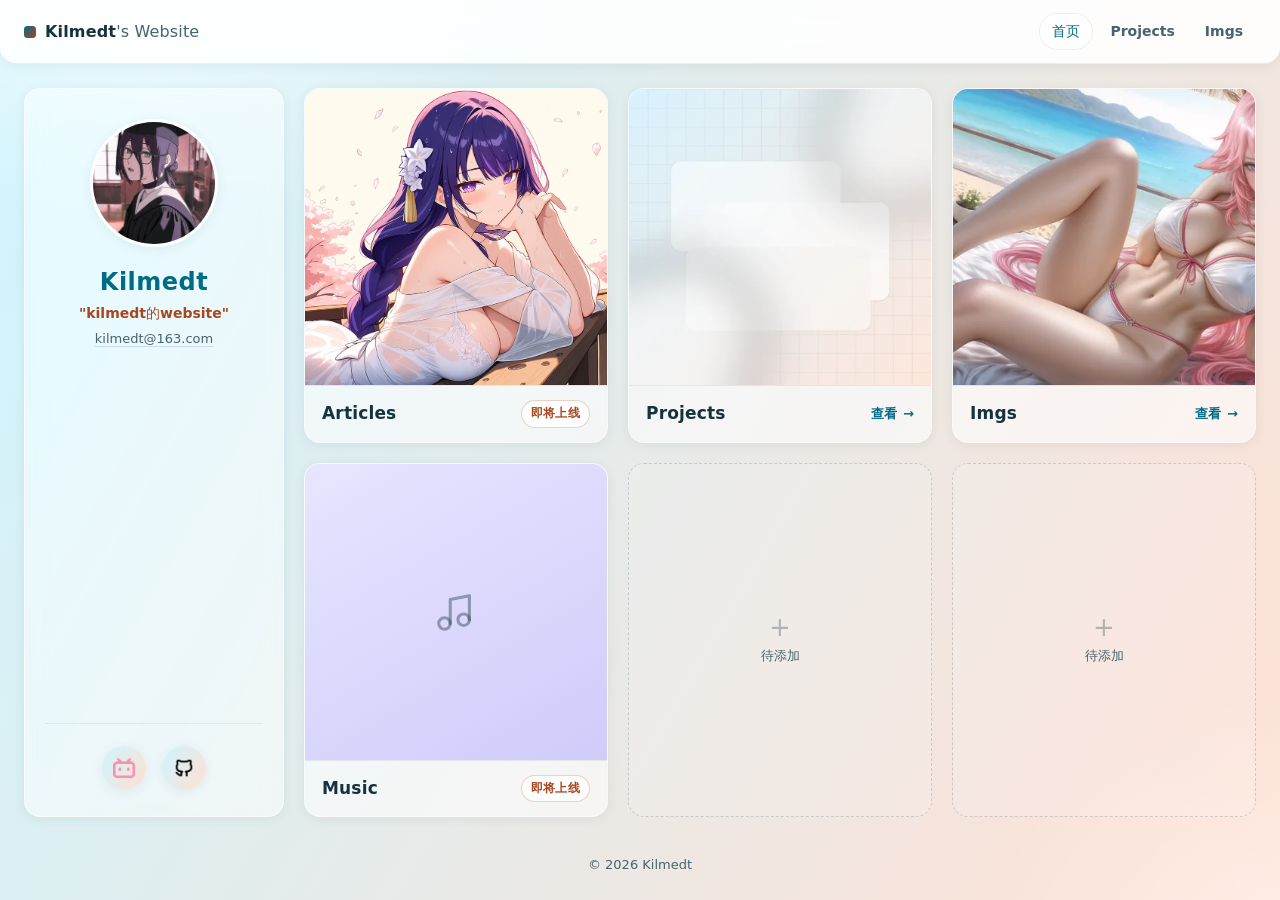
<file: index.html>
<!DOCTYPE html>
<html lang="zh-CN">

<head>
    <meta charset="utf-8">
    <meta name="viewport" content="width=device-width, initial-scale=1">
    <meta name="theme-color" content="#cef5ff">
    <meta name="description" content="Kilmedt 的个人网站：文章、项目、图片与音乐。">
    <title>Kilmedt's Website</title>

    <link rel="icon" href="favicons/favicon.ico" sizes="any">
    <link rel="icon" type="image/png" sizes="16x16" href="favicons/favicon-16x16.png">
    <link rel="icon" type="image/png" sizes="32x32" href="favicons/favicon-32x32.png">
    <link rel="icon" type="image/png" sizes="192x192" href="favicons/android-chrome-192x192.png">
    <link rel="apple-touch-icon" sizes="180x180" href="favicons/apple-touch-icon.png">

    <link rel="stylesheet" href="css/styles.css">
</head>

<body>
    <header class="app-header">
        <a class="brand" href="index.html">
            <span class="brand__mark" aria-hidden="true"></span>
            <span>Kilmedt<span class="brand__suffix">'s Website</span></span>
        </a>
        <nav class="app-nav" aria-label="主导航">
            <a href="index.html" aria-current="page">首页</a>
            <a href="projects/projects.html">Projects</a>
            <a href="gallery/gallery.html">Imgs</a>
        </nav>
    </header>

    <div class="app-body">
        <aside class="profile">
            <picture class="profile__avatar">
                <source srcset="img/avatar-256.webp" type="image/webp">
                <img src="img/avatar-256.png" alt="Kilmedt 的头像" width="256" height="256" decoding="async">
            </picture>

            <div class="profile__intro">
                <h1 class="profile__name">Kilmedt</h1>
                <p class="profile__tagline">"kilmedt的website"</p>
                <p class="profile__email"><a href="mailto:kilmedt@163.com">kilmedt@163.com</a></p>
            </div>

            <nav class="profile__links" aria-label="社交链接">
                <a href="https://space.bilibili.com/87122588" target="_blank" rel="noopener noreferrer">
                    <img src="img/bilibili_icon.png" alt="Bilibili" width="200" height="200">
                </a>
                <a href="https://github.com/Kilmedt" target="_blank" rel="noopener noreferrer">
                    <img src="img/github_icon.png" alt="GitHub" width="200" height="200">
                </a>
            </nav>
        </aside>

        <main class="tiles">
            <article class="tile">
                <div class="tile__cover">
                    <picture>
                        <source srcset="img/articles-800.webp" type="image/webp">
                        <img src="img/articles-800.jpg" alt="" width="800" height="800" loading="lazy"
                            decoding="async">
                    </picture>
                </div>
                <div class="tile__body">
                    <h2 class="tile__title">Articles</h2>
                    <span class="chip">即将上线</span>
                </div>
            </article>

            <a class="tile" href="projects/projects.html">
                <div class="tile__cover">
                    <picture>
                        <source srcset="img/projects-800.webp" type="image/webp">
                        <img src="img/projects-800.jpg" alt="" width="800" height="800" loading="lazy"
                            decoding="async">
                    </picture>
                </div>
                <div class="tile__body">
                    <h2 class="tile__title">Projects</h2>
                    <span class="tile__meta">查看<span class="tile__arrow" aria-hidden="true">→</span></span>
                </div>
            </a>

            <a class="tile" href="gallery/gallery.html">
                <!-- 封面由 tools/build_gallery.py 维护，始终指向画廊里最新的一张 -->
                <div class="tile__cover">
                    <picture>
                        <source srcset="img/gallery/cover-thumb.webp" type="image/webp">
                        <img src="img/gallery/cover-thumb.jpg" alt="" loading="lazy" decoding="async">
                    </picture>
                </div>
                <div class="tile__body">
                    <h2 class="tile__title">Imgs</h2>
                    <span class="tile__meta">查看<span class="tile__arrow" aria-hidden="true">→</span></span>
                </div>
            </a>

            <article class="tile">
                <div class="tile__cover tile__cover--lilac">
                    <div class="tile__icon" aria-hidden="true">
                        <svg viewBox="0 0 24 24" fill="none" stroke="currentColor" stroke-width="1.6"
                            stroke-linecap="round" stroke-linejoin="round">
                            <path d="M9 18V5.5l10-2V16" />
                            <circle cx="6" cy="18" r="3" />
                            <circle cx="16" cy="16" r="3" />
                        </svg>
                    </div>
                </div>
                <div class="tile__body">
                    <h2 class="tile__title">Music</h2>
                    <span class="chip">即将上线</span>
                </div>
            </article>

            <div class="tile tile--empty" aria-hidden="true">
                <span class="tile__plus">+</span>
                <span>待添加</span>
            </div>

            <div class="tile tile--empty" aria-hidden="true">
                <span class="tile__plus">+</span>
                <span>待添加</span>
            </div>
        </main>
    </div>

    <footer class="app-footer">
        <p>© 2026 Kilmedt</p>
    </footer>
</body>

</html>
</file>
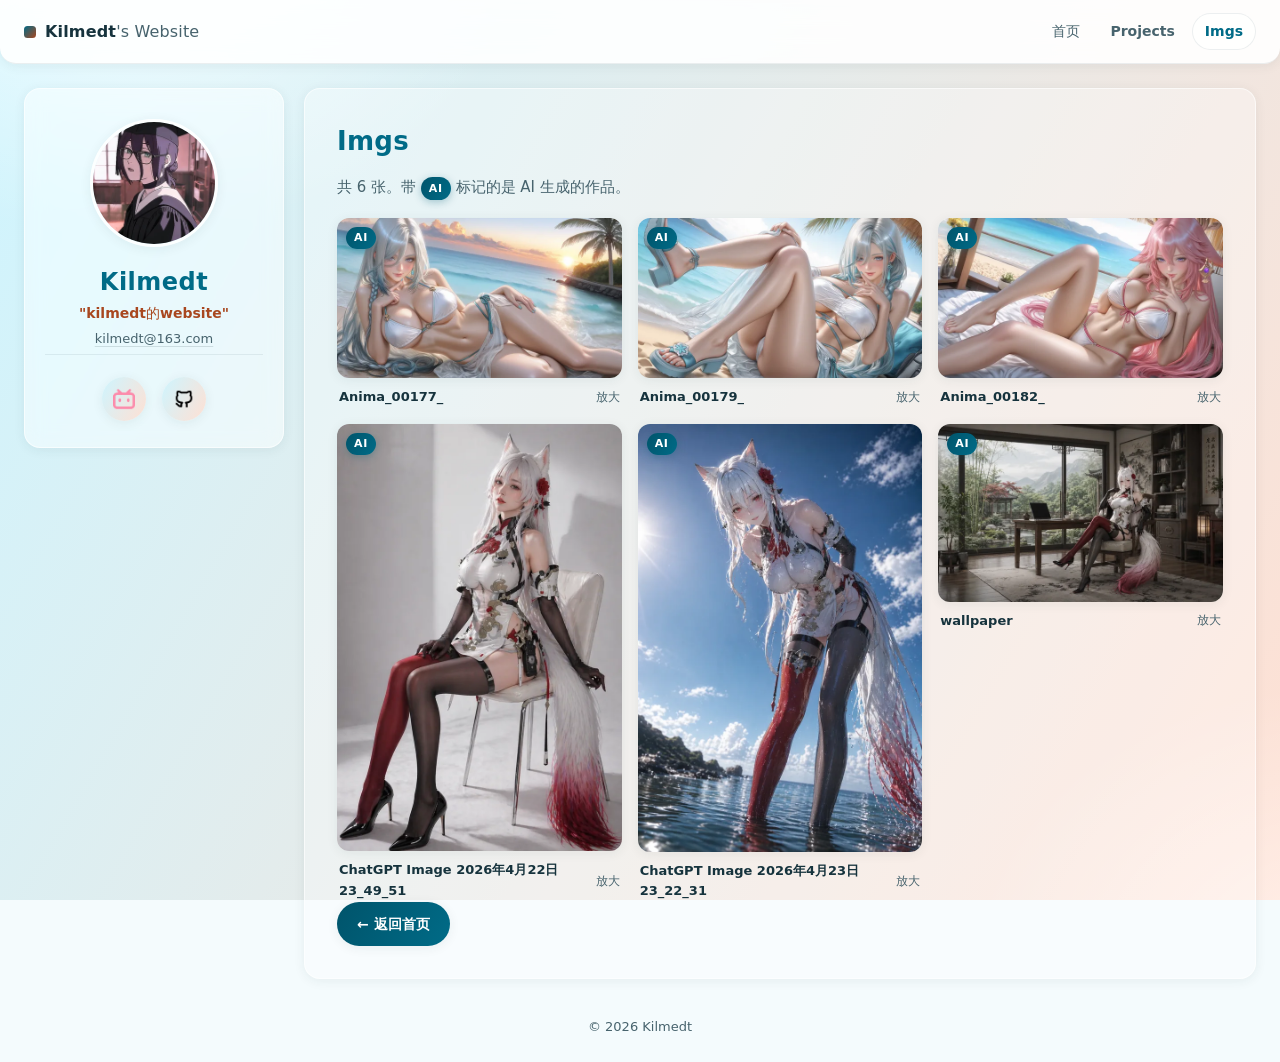
<file: gallery/gallery.html>
<!DOCTYPE html>
<!-- 本文件由 tools/build_gallery.py 生成，请勿手工修改。 -->
<html lang="zh-CN">

<head>
    <meta charset="utf-8">
    <meta name="viewport" content="width=device-width, initial-scale=1">
    <meta name="theme-color" content="#cef5ff">
    <meta name="description" content="Kilmedt 的图片作品集。">
    <title>Imgs · Kilmedt's Website</title>

    <link rel="icon" href="../favicons/favicon.ico" sizes="any">
    <link rel="icon" type="image/png" sizes="16x16" href="../favicons/favicon-16x16.png">
    <link rel="icon" type="image/png" sizes="32x32" href="../favicons/favicon-32x32.png">
    <link rel="icon" type="image/png" sizes="192x192" href="../favicons/android-chrome-192x192.png">
    <link rel="apple-touch-icon" sizes="180x180" href="../favicons/apple-touch-icon.png">

    <link rel="stylesheet" href="../css/styles.css">
    <link rel="stylesheet" href="gallery.css">
</head>

<body class="page-gallery">
    <header class="app-header">
        <a class="brand" href="../index.html">
            <span class="brand__mark" aria-hidden="true"></span>
            <span>Kilmedt<span class="brand__suffix">'s Website</span></span>
        </a>
        <nav class="app-nav" aria-label="主导航">
            <a href="../index.html">首页</a>
            <a href="../projects/projects.html">Projects</a>
            <a href="gallery.html" aria-current="page">Imgs</a>
        </nav>
    </header>

    <div class="app-body">
        <aside class="profile">
            <picture class="profile__avatar">
                <source srcset="../img/avatar-256.webp" type="image/webp">
                <img src="../img/avatar-256.png" alt="Kilmedt 的头像" width="256" height="256" decoding="async">
            </picture>

            <div class="profile__intro">
                <p class="profile__name">Kilmedt</p>
                <p class="profile__tagline">"kilmedt的website"</p>
                <p class="profile__email"><a href="mailto:kilmedt@163.com">kilmedt@163.com</a></p>
            </div>

            <nav class="profile__links" aria-label="社交链接">
                <a href="https://space.bilibili.com/87122588" target="_blank" rel="noopener noreferrer">
                    <img src="../img/bilibili_icon.png" alt="Bilibili" width="200" height="200">
                </a>
                <a href="https://github.com/Kilmedt" target="_blank" rel="noopener noreferrer">
                    <img src="../img/github_icon.png" alt="GitHub" width="200" height="200">
                </a>
            </nav>
        </aside>

        <main class="panel gallery" id="gallery">
            <h1 class="panel__title">Imgs</h1>
            <p class="panel__lead">共 6 张。带 <span class="badge badge--ai">AI</span> 标记的是 AI 生成的作品。</p>

            <ul class="gallery__grid">
                    <li class="shot">
                        <a class="shot__link" href="#shot-aiworks-anima-00177">
                            <span class="shot__frame">
                                <picture>
                                    <source srcset="../img/gallery/aiworks-anima-00177-thumb.webp" type="image/webp">
                                    <img src="../img/gallery/aiworks-anima-00177-thumb.jpg" alt="AI 作品：Anima_00177_"
                                        width="640" height="360" loading="lazy" decoding="async">
                                </picture>
                                <span class="badge badge--ai">AI</span>
                            </span>
                            <span class="shot__meta">
                                <span class="shot__name">Anima_00177_</span>
                                <span class="shot__zoom" aria-hidden="true">放大</span>
                            </span>
                        </a>
                    </li>
                    <li class="shot">
                        <a class="shot__link" href="#shot-aiworks-anima-00179">
                            <span class="shot__frame">
                                <picture>
                                    <source srcset="../img/gallery/aiworks-anima-00179-thumb.webp" type="image/webp">
                                    <img src="../img/gallery/aiworks-anima-00179-thumb.jpg" alt="AI 作品：Anima_00179_"
                                        width="640" height="360" loading="lazy" decoding="async">
                                </picture>
                                <span class="badge badge--ai">AI</span>
                            </span>
                            <span class="shot__meta">
                                <span class="shot__name">Anima_00179_</span>
                                <span class="shot__zoom" aria-hidden="true">放大</span>
                            </span>
                        </a>
                    </li>
                    <li class="shot">
                        <a class="shot__link" href="#shot-aiworks-anima-00182">
                            <span class="shot__frame">
                                <picture>
                                    <source srcset="../img/gallery/aiworks-anima-00182-thumb.webp" type="image/webp">
                                    <img src="../img/gallery/aiworks-anima-00182-thumb.jpg" alt="AI 作品：Anima_00182_"
                                        width="640" height="360" loading="lazy" decoding="async">
                                </picture>
                                <span class="badge badge--ai">AI</span>
                            </span>
                            <span class="shot__meta">
                                <span class="shot__name">Anima_00182_</span>
                                <span class="shot__zoom" aria-hidden="true">放大</span>
                            </span>
                        </a>
                    </li>
                    <li class="shot">
                        <a class="shot__link" href="#shot-aiworks-chatgpt-image-2026-4-22-23-49-51">
                            <span class="shot__frame">
                                <picture>
                                    <source srcset="../img/gallery/aiworks-chatgpt-image-2026-4-22-23-49-51-thumb.webp" type="image/webp">
                                    <img src="../img/gallery/aiworks-chatgpt-image-2026-4-22-23-49-51-thumb.jpg" alt="AI 作品：ChatGPT Image 2026年4月22日 23_49_51"
                                        width="640" height="962" loading="lazy" decoding="async">
                                </picture>
                                <span class="badge badge--ai">AI</span>
                            </span>
                            <span class="shot__meta">
                                <span class="shot__name">ChatGPT Image 2026年4月22日 23_49_51</span>
                                <span class="shot__zoom" aria-hidden="true">放大</span>
                            </span>
                        </a>
                    </li>
                    <li class="shot">
                        <a class="shot__link" href="#shot-aiworks-chatgpt-image-2026-4-23-23-22-31">
                            <span class="shot__frame">
                                <picture>
                                    <source srcset="../img/gallery/aiworks-chatgpt-image-2026-4-23-23-22-31-thumb.webp" type="image/webp">
                                    <img src="../img/gallery/aiworks-chatgpt-image-2026-4-23-23-22-31-thumb.jpg" alt="AI 作品：ChatGPT Image 2026年4月23日 23_22_31"
                                        width="640" height="962" loading="lazy" decoding="async">
                                </picture>
                                <span class="badge badge--ai">AI</span>
                            </span>
                            <span class="shot__meta">
                                <span class="shot__name">ChatGPT Image 2026年4月23日 23_22_31</span>
                                <span class="shot__zoom" aria-hidden="true">放大</span>
                            </span>
                        </a>
                    </li>
                    <li class="shot">
                        <a class="shot__link" href="#shot-aiworks-wallpaper">
                            <span class="shot__frame">
                                <picture>
                                    <source srcset="../img/gallery/aiworks-wallpaper-thumb.webp" type="image/webp">
                                    <img src="../img/gallery/aiworks-wallpaper-thumb.jpg" alt="AI 作品：wallpaper"
                                        width="640" height="400" loading="lazy" decoding="async">
                                </picture>
                                <span class="badge badge--ai">AI</span>
                            </span>
                            <span class="shot__meta">
                                <span class="shot__name">wallpaper</span>
                                <span class="shot__zoom" aria-hidden="true">放大</span>
                            </span>
                        </a>
                    </li>
            </ul>

            <a class="back-link" href="../index.html">&larr; 返回首页</a>
        </main>
    </div>

    <footer class="app-footer">
        <p>&copy; 2026 Kilmedt</p>
    </footer>

        <div class="lightbox" id="shot-aiworks-anima-00177">
            <a class="lightbox__scrim" href="#gallery" aria-label="关闭"></a>
            <figure class="lightbox__figure">
                <div class="lightbox__img" role="img" aria-label="AI 作品：Anima_00177_"></div>
                <figcaption class="lightbox__caption">
                    <span class="badge badge--ai">AI</span>
                    <span class="lightbox__name">Anima_00177_</span>
                    <a class="lightbox__action" href="../images/AIworks/Anima_00177_.png"
                        target="_blank" rel="noopener noreferrer">打开原图</a>
                    <a class="lightbox__close" href="#gallery" aria-label="关闭大图">&times;</a>
                </figcaption>
            </figure>
        </div>
        <div class="lightbox" id="shot-aiworks-anima-00179">
            <a class="lightbox__scrim" href="#gallery" aria-label="关闭"></a>
            <figure class="lightbox__figure">
                <div class="lightbox__img" role="img" aria-label="AI 作品：Anima_00179_"></div>
                <figcaption class="lightbox__caption">
                    <span class="badge badge--ai">AI</span>
                    <span class="lightbox__name">Anima_00179_</span>
                    <a class="lightbox__action" href="../images/AIworks/Anima_00179_.png"
                        target="_blank" rel="noopener noreferrer">打开原图</a>
                    <a class="lightbox__close" href="#gallery" aria-label="关闭大图">&times;</a>
                </figcaption>
            </figure>
        </div>
        <div class="lightbox" id="shot-aiworks-anima-00182">
            <a class="lightbox__scrim" href="#gallery" aria-label="关闭"></a>
            <figure class="lightbox__figure">
                <div class="lightbox__img" role="img" aria-label="AI 作品：Anima_00182_"></div>
                <figcaption class="lightbox__caption">
                    <span class="badge badge--ai">AI</span>
                    <span class="lightbox__name">Anima_00182_</span>
                    <a class="lightbox__action" href="../images/AIworks/Anima_00182_.png"
                        target="_blank" rel="noopener noreferrer">打开原图</a>
                    <a class="lightbox__close" href="#gallery" aria-label="关闭大图">&times;</a>
                </figcaption>
            </figure>
        </div>
        <div class="lightbox" id="shot-aiworks-chatgpt-image-2026-4-22-23-49-51">
            <a class="lightbox__scrim" href="#gallery" aria-label="关闭"></a>
            <figure class="lightbox__figure">
                <div class="lightbox__img" role="img" aria-label="AI 作品：ChatGPT Image 2026年4月22日 23_49_51"></div>
                <figcaption class="lightbox__caption">
                    <span class="badge badge--ai">AI</span>
                    <span class="lightbox__name">ChatGPT Image 2026年4月22日 23_49_51</span>
                    <a class="lightbox__action" href="../images/AIworks/ChatGPT%20Image%202026%E5%B9%B44%E6%9C%8822%E6%97%A5%2023_49_51.png"
                        target="_blank" rel="noopener noreferrer">打开原图</a>
                    <a class="lightbox__close" href="#gallery" aria-label="关闭大图">&times;</a>
                </figcaption>
            </figure>
        </div>
        <div class="lightbox" id="shot-aiworks-chatgpt-image-2026-4-23-23-22-31">
            <a class="lightbox__scrim" href="#gallery" aria-label="关闭"></a>
            <figure class="lightbox__figure">
                <div class="lightbox__img" role="img" aria-label="AI 作品：ChatGPT Image 2026年4月23日 23_22_31"></div>
                <figcaption class="lightbox__caption">
                    <span class="badge badge--ai">AI</span>
                    <span class="lightbox__name">ChatGPT Image 2026年4月23日 23_22_31</span>
                    <a class="lightbox__action" href="../images/AIworks/ChatGPT%20Image%202026%E5%B9%B44%E6%9C%8823%E6%97%A5%2023_22_31.png"
                        target="_blank" rel="noopener noreferrer">打开原图</a>
                    <a class="lightbox__close" href="#gallery" aria-label="关闭大图">&times;</a>
                </figcaption>
            </figure>
        </div>
        <div class="lightbox" id="shot-aiworks-wallpaper">
            <a class="lightbox__scrim" href="#gallery" aria-label="关闭"></a>
            <figure class="lightbox__figure">
                <div class="lightbox__img" role="img" aria-label="AI 作品：wallpaper"></div>
                <figcaption class="lightbox__caption">
                    <span class="badge badge--ai">AI</span>
                    <span class="lightbox__name">wallpaper</span>
                    <a class="lightbox__action" href="../images/AIworks/wallpaper.png"
                        target="_blank" rel="noopener noreferrer">打开原图</a>
                    <a class="lightbox__close" href="#gallery" aria-label="关闭大图">&times;</a>
                </figcaption>
            </figure>
        </div>
</body>

</html>
</file>
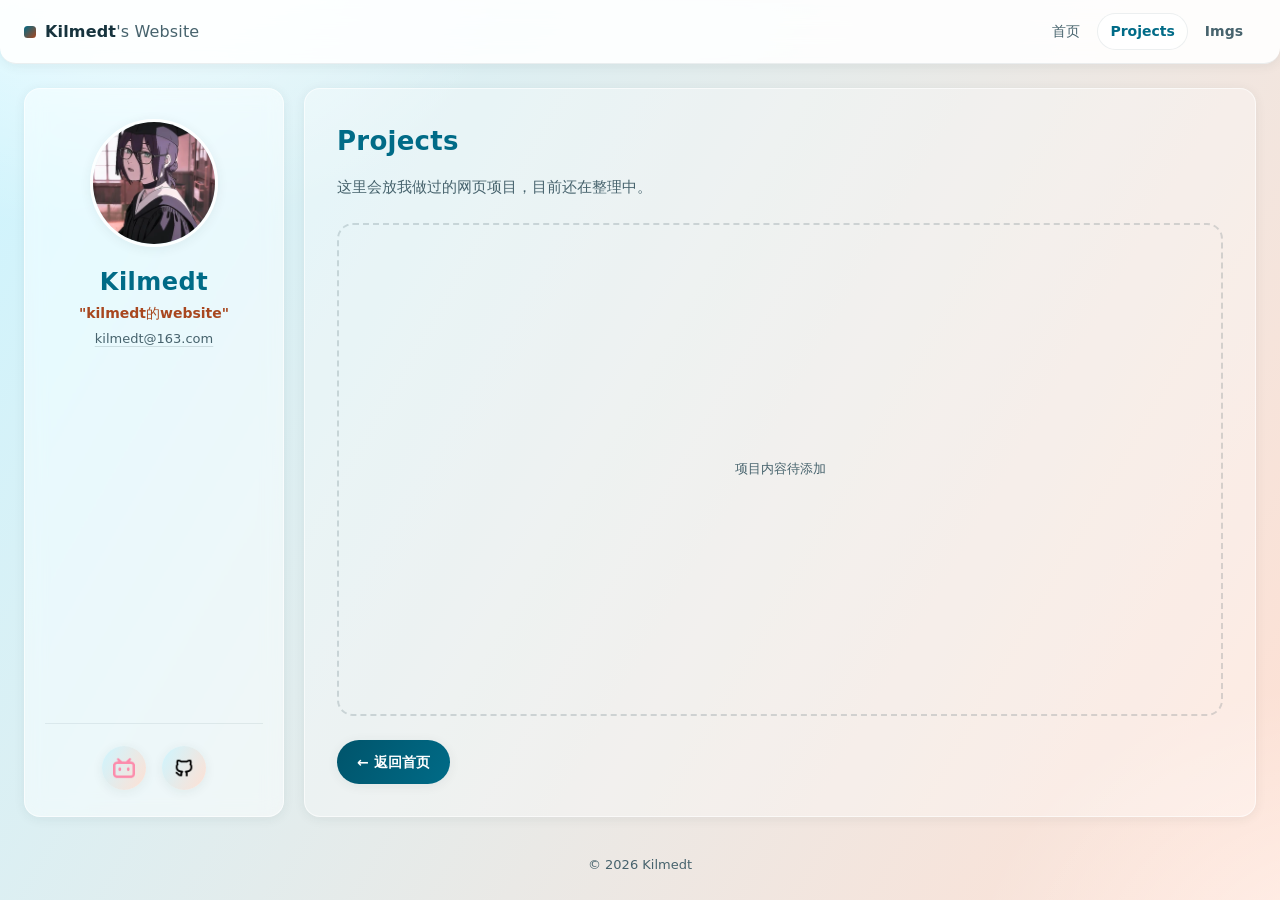
<file: projects/projects.html>
<!DOCTYPE html>
<html lang="zh-CN">

<head>
    <meta charset="utf-8">
    <meta name="viewport" content="width=device-width, initial-scale=1">
    <meta name="theme-color" content="#cef5ff">
    <meta name="description" content="Kilmedt 的网页项目列表。">
    <title>Projects · Kilmedt's Website</title>

    <link rel="icon" href="../favicons/favicon.ico" sizes="any">
    <link rel="icon" type="image/png" sizes="16x16" href="../favicons/favicon-16x16.png">
    <link rel="icon" type="image/png" sizes="32x32" href="../favicons/favicon-32x32.png">
    <link rel="icon" type="image/png" sizes="192x192" href="../favicons/android-chrome-192x192.png">
    <link rel="apple-touch-icon" sizes="180x180" href="../favicons/apple-touch-icon.png">

    <link rel="stylesheet" href="../css/styles.css">
</head>

<body>
    <header class="app-header">
        <a class="brand" href="../index.html">
            <span class="brand__mark" aria-hidden="true"></span>
            <span>Kilmedt<span class="brand__suffix">'s Website</span></span>
        </a>
        <nav class="app-nav" aria-label="主导航">
            <a href="../index.html">首页</a>
            <a href="projects.html" aria-current="page">Projects</a>
            <a href="../gallery/gallery.html">Imgs</a>
        </nav>
    </header>

    <div class="app-body">
        <aside class="profile">
            <picture class="profile__avatar">
                <source srcset="../img/avatar-256.webp" type="image/webp">
                <img src="../img/avatar-256.png" alt="Kilmedt 的头像" width="256" height="256" decoding="async">
            </picture>

            <div class="profile__intro">
                <p class="profile__name">Kilmedt</p>
                <p class="profile__tagline">"kilmedt的website"</p>
                <p class="profile__email"><a href="mailto:kilmedt@163.com">kilmedt@163.com</a></p>
            </div>

            <nav class="profile__links" aria-label="社交链接">
                <a href="https://space.bilibili.com/87122588" target="_blank" rel="noopener noreferrer">
                    <img src="../img/bilibili_icon.png" alt="Bilibili" width="200" height="200">
                </a>
                <a href="https://github.com/Kilmedt" target="_blank" rel="noopener noreferrer">
                    <img src="../img/github_icon.png" alt="GitHub" width="200" height="200">
                </a>
            </nav>
        </aside>

        <main class="panel">
            <h1 class="panel__title">Projects</h1>
            <p class="panel__lead">这里会放我做过的网页项目，目前还在整理中。</p>
            <div class="panel__placeholder" aria-hidden="true">项目内容待添加</div>
            <a class="back-link" href="../index.html">← 返回首页</a>
        </main>
    </div>

    <footer class="app-footer">
        <p>© 2026 Kilmedt</p>
    </footer>
</body>

</html>
</file>
<file: css/styles.css>
/* ==========================================================================
   Kilmedt's Website — single shared stylesheet
   --------------------------------------------------------------------------
   1. Design tokens          6. Tile grid
   2. Reset & base           7. Subpage panel
   3. Layout shell           8. Responsive
   4. Header                 9. Motion, contrast & print fallbacks
   5. Profile sidebar
   ========================================================================== */

/* 1. Design tokens ========================================================= */

:root {
    color-scheme: light;

    /* Typography — includes CJK faces so Chinese text stops falling back to a
       serif default on Windows/Android. */
    --font-sans: system-ui, -apple-system, "Segoe UI", Roboto, "Helvetica Neue",
        "PingFang SC", "Microsoft YaHei", "Noto Sans SC", sans-serif;

    /* Palette. Every foreground colour below clears WCAG AA (>= 4.5:1) against
       white, which is the lightest surface the glass panels can produce. */
    --c-ink: #16333d;        /* 13.3:1 — body copy, tile titles */
    --c-ink-soft: #47636d;   /* 6.4:1  — secondary copy */
    --c-accent: #006b87;     /* 6.1:1  — links, name, page headings */
    --c-warm: #a8471f;       /* 5.9:1  — tagline, chips */
    --c-line: rgba(22, 51, 61, 0.14);
    --c-line-soft: rgba(22, 51, 61, 0.08);

    /* Translucent glass surfaces */
    --surface-1: rgba(255, 255, 255, 0.34);
    --surface-2: rgba(255, 255, 255, 0.52);
    --surface-3: rgba(255, 255, 255, 0.72);
    --surface-solid: rgba(255, 255, 255, 0.9);

    /* Page wash */
    --bg-a: #cef5ff;
    --bg-b: #ffe0d3;
    --bg-base: #f4fbfd;

    /* Shape */
    --r-lg: 1.6rem;
    --r-md: 1.2rem;
    --r-pill: 999px;

    /* Elevation */
    --sh-1: 0 0.2rem 1.2rem rgba(22, 51, 61, 0.07);
    --sh-2: 0 0.6rem 2.4rem rgba(22, 51, 61, 0.13);
    --sh-3: 0 1.2rem 3.2rem rgba(22, 51, 61, 0.18);

    /* Spacing & metrics */
    --gap: 2rem;
    --gutter: 2.4rem;
    --header-h: 6.4rem;
    --sidebar-w: 26rem;
    --shell-max: 1440px;

    /* Motion */
    --ease: cubic-bezier(0.2, 0.7, 0.3, 1);
    --dur: 0.28s;
}

/* 2. Reset & base ========================================================== */

*,
*::before,
*::after {
    box-sizing: border-box;
}

* {
    margin: 0;
    padding: 0;
}

html {
    /* 62.5% keeps the author-friendly 1rem = 10px scale while still honouring
       the reader's browser font-size setting, unlike a hard `font-size: 10px`. */
    font-size: 62.5%;
    -webkit-text-size-adjust: 100%;
}

body {
    min-height: 100vh;
    min-height: 100dvh;
    display: grid;
    grid-template-rows: auto 1fr auto;
    grid-template-areas:
        "header"
        "body"
        "footer";
    font-family: var(--font-sans);
    font-size: 1.5rem;
    line-height: 1.6;
    color: var(--c-ink);
    background-color: var(--bg-base);
}

/* Fixed pastel wash behind everything, replacing the old html::before layer. */
body::before {
    content: "";
    position: fixed;
    inset: 0;
    z-index: -1;
    pointer-events: none;
    background:
        radial-gradient(58rem 44rem at 10% -8%, rgba(255, 255, 255, 0.8), transparent 70%),
        radial-gradient(52rem 40rem at 105% 108%, rgba(255, 255, 255, 0.55), transparent 72%),
        linear-gradient(120deg, var(--bg-a) 0%, var(--bg-b) 100%);
}

img {
    max-width: 100%;
    display: block;
}

:where(a, button, [tabindex]):focus-visible {
    outline: 0.3rem solid var(--c-accent);
    outline-offset: 0.3rem;
}

/* 3. Layout shell ========================================================== */

.app-header {
    grid-area: header;
}

.app-body {
    grid-area: body;
}

.app-footer {
    grid-area: footer;
}

.app-body {
    display: flex;
    gap: var(--gap);
    width: 100%;
    max-width: var(--shell-max);
    margin-inline: auto;
    padding: var(--gutter);
    /* Lets the tile grid shrink instead of forcing page-level overflow. */
    min-height: 0;
}

/* 4. Header ================================================================ */

.app-header {
    position: sticky;
    top: 0;
    z-index: 20;
    display: flex;
    align-items: center;
    justify-content: space-between;
    gap: var(--gap);
    height: var(--header-h);
    padding: 0 var(--gutter);
    background: var(--surface-solid);
    -webkit-backdrop-filter: blur(12px) saturate(1.4);
    backdrop-filter: blur(12px) saturate(1.4);
    border-bottom: 0.1rem solid var(--c-line-soft);
    border-radius: 0 0 var(--r-lg) var(--r-lg);
    box-shadow: var(--sh-1);
}

.brand {
    display: inline-flex;
    align-items: center;
    gap: 0.9rem;
    font-size: 1.6rem;
    font-weight: 650;
    letter-spacing: 0.01em;
    color: var(--c-ink);
    text-decoration: none;
    white-space: nowrap;
}

.brand__mark {
    width: 1.2rem;
    height: 1.2rem;
    border-radius: 0.35rem;
    background: linear-gradient(135deg, var(--c-accent), var(--c-warm));
    box-shadow: 0 0 0 0.25rem rgba(255, 255, 255, 0.7);
}

.brand__suffix {
    color: var(--c-ink-soft);
    font-weight: 500;
}

.app-nav {
    display: flex;
    align-items: center;
    gap: 0.4rem;
}

.app-nav a {
    display: inline-flex;
    align-items: center;
    padding: 0.7rem 1.3rem;
    border-radius: var(--r-pill);
    font-size: 1.4rem;
    font-weight: 550;
    color: var(--c-ink-soft);
    text-decoration: none;
    transition: background-color var(--dur) var(--ease), color var(--dur) var(--ease);
}

.app-nav a:hover {
    background: var(--surface-2);
    color: var(--c-ink);
}

.app-nav a[aria-current="page"] {
    background: var(--surface-3);
    color: var(--c-accent);
    box-shadow: inset 0 0 0 0.1rem var(--c-line-soft);
}

/* 5. Profile sidebar ======================================================= */

.profile {
    flex: 0 0 var(--sidebar-w);
    width: var(--sidebar-w);
    display: flex;
    flex-direction: column;
    gap: 0.4rem;
    padding: 2.6rem 2rem;
    text-align: center;
    background: var(--surface-2);
    border: 0.1rem solid rgba(255, 255, 255, 0.6);
    border-radius: var(--r-lg);
    box-shadow: var(--sh-1);
    -webkit-backdrop-filter: blur(10px) saturate(1.3);
    backdrop-filter: blur(10px) saturate(1.3);
}

.profile__avatar {
    display: block;
    width: 12.8rem;
    height: 12.8rem;
    margin: 0.4rem auto 0;
}

.profile__avatar img {
    width: 100%;
    height: 100%;
    object-fit: cover;
    border-radius: var(--r-pill);
    border: 0.3rem solid rgba(255, 255, 255, 0.85);
    box-shadow: var(--sh-1);
    /* transform instead of animating width/height: no layout reflow on hover. */
    transition: transform var(--dur) var(--ease), box-shadow var(--dur) var(--ease);
}

.profile__avatar img:hover {
    transform: scale(1.045);
    box-shadow: var(--sh-2);
}

.profile__intro {
    display: flex;
    flex-direction: column;
    gap: 0.5rem;
    margin-top: 1.6rem;
}

.profile__name {
    font-size: 2.4rem;
    font-weight: 700;
    line-height: 1.25;
    letter-spacing: 0.02em;
    color: var(--c-accent);
}

.profile__tagline {
    font-size: 1.4rem;
    font-weight: 550;
    color: var(--c-warm);
}

.profile__email {
    font-size: 1.3rem;
    color: var(--c-ink-soft);
    overflow-wrap: anywhere;
}

.profile__email a {
    color: inherit;
    text-decoration-color: var(--c-line);
    text-underline-offset: 0.3rem;
}

.profile__email a:hover {
    color: var(--c-accent);
}

.profile__links {
    display: flex;
    justify-content: center;
    gap: 1.6rem;
    /* Pin the social row to the bottom so a stretched panel stays balanced. */
    margin-top: auto;
    padding-top: 2.2rem;
    border-top: 0.1rem solid var(--c-line-soft);
}

.profile__links a {
    display: grid;
    place-items: center;
    width: 4.4rem;
    height: 4.4rem;
    border-radius: var(--r-pill);
    background: linear-gradient(120deg, var(--bg-a), var(--bg-b));
    box-shadow: var(--sh-1);
    transition: transform var(--dur) var(--ease), box-shadow var(--dur) var(--ease);
}

.profile__links a:hover {
    transform: translateY(-0.2rem) scale(1.05);
    box-shadow: var(--sh-2);
}

.profile__links img {
    width: 2.2rem;
    height: 2.2rem;
}

/* 6. Tile grid ============================================================= */

.tiles {
    flex: 1 1 auto;
    min-width: 0;
    display: grid;
    gap: var(--gap);
    grid-template-columns: repeat(3, minmax(0, 1fr));
    /* Fills the viewport like the original dashboard, but 21rem is a hard floor
       so short screens scroll instead of squashing or clipping the tiles. */
    grid-auto-rows: minmax(21rem, 1fr);
}

.tile {
    display: flex;
    flex-direction: column;
    min-height: 0;
    overflow: hidden;
    color: inherit;
    text-decoration: none;
    background: var(--surface-1);
    border: 0.1rem solid rgba(255, 255, 255, 0.6);
    border-radius: var(--r-lg);
    box-shadow: var(--sh-1);
    /* Transition lives on the base state so the hover-out animates too. */
    transition: transform var(--dur) var(--ease), box-shadow var(--dur) var(--ease),
        background-color var(--dur) var(--ease), border-color var(--dur) var(--ease);
}

a.tile:hover,
a.tile:focus-visible {
    transform: translateY(-0.4rem);
    background: var(--surface-2);
    border-color: rgba(255, 255, 255, 0.92);
    box-shadow: var(--sh-3);
}

.tile__cover {
    position: relative;
    flex: 1 1 auto;
    min-height: 10rem;
    overflow: hidden;
    background: linear-gradient(150deg, #d5f2ff, #ffe4d7);
}

.tile__cover img {
    /* Absolutely positioned so the square source art cannot dictate the tile
       height through its intrinsic ratio; the grid row decides instead. */
    position: absolute;
    inset: 0;
    width: 100%;
    height: 100%;
    object-fit: cover;
    object-position: center top;
    transition: transform 0.5s var(--ease);
}

a.tile:hover .tile__cover img,
a.tile:focus-visible .tile__cover img {
    transform: scale(1.06);
}

/* Cover variant for tiles that have no artwork yet. */
.tile__cover--lilac {
    background: linear-gradient(150deg, #e7e5ff, #d0ccfa);
}

.tile__icon {
    position: absolute;
    inset: 0;
    display: grid;
    place-items: center;
}

.tile__icon svg {
    width: 4.6rem;
    height: 4.6rem;
    color: rgba(22, 51, 61, 0.4);
}

.tile__body {
    flex: 0 0 auto;
    display: flex;
    align-items: center;
    justify-content: space-between;
    gap: 1.2rem;
    padding: 1.4rem 1.7rem;
    background: rgba(255, 255, 255, 0.34);
    border-top: 0.1rem solid var(--c-line-soft);
}

.tile__title {
    font-size: 1.7rem;
    font-weight: 650;
    letter-spacing: 0.01em;
    color: var(--c-ink);
}

.tile__meta {
    display: inline-flex;
    align-items: center;
    gap: 0.6rem;
    font-size: 1.3rem;
    font-weight: 600;
    color: var(--c-accent);
    white-space: nowrap;
}

.tile__arrow {
    transition: transform var(--dur) var(--ease);
}

a.tile:hover .tile__arrow,
a.tile:focus-visible .tile__arrow {
    transform: translateX(0.35rem);
}

a.tile:hover .tile__title,
a.tile:focus-visible .tile__title {
    color: var(--c-accent);
}

.chip {
    display: inline-flex;
    align-items: center;
    padding: 0.3rem 0.9rem;
    border-radius: var(--r-pill);
    font-size: 1.2rem;
    font-weight: 650;
    letter-spacing: 0.03em;
    white-space: nowrap;
    color: var(--c-warm);
    background: rgba(255, 255, 255, 0.78);
    border: 0.1rem solid rgba(168, 71, 31, 0.24);
}

/* Reserved slot — obviously intentional rather than an empty broken tile. */
.tile--empty {
    align-items: center;
    justify-content: center;
    gap: 0.6rem;
    background: rgba(255, 255, 255, 0.16);
    border-style: dashed;
    border-color: rgba(22, 51, 61, 0.18);
    box-shadow: none;
    font-size: 1.3rem;
    color: var(--c-ink-soft);
}

.tile__plus {
    font-size: 2.6rem;
    font-weight: 300;
    line-height: 1;
    color: rgba(22, 51, 61, 0.3);
}

/* 7. Subpage panel ========================================================= */

.panel {
    flex: 1 1 auto;
    min-width: 0;
    display: flex;
    flex-direction: column;
    padding: 3.2rem;
    background: var(--surface-1);
    border: 0.1rem solid rgba(255, 255, 255, 0.6);
    border-radius: var(--r-lg);
    box-shadow: var(--sh-1);
}

.panel__title {
    font-size: 2.6rem;
    font-weight: 700;
    letter-spacing: 0.01em;
    color: var(--c-accent);
}

.panel__lead {
    max-width: 54ch;
    margin-top: 1.2rem;
    font-size: 1.5rem;
    color: var(--c-ink-soft);
}

.panel__placeholder {
    flex: 1 1 auto;
    display: grid;
    place-items: center;
    min-height: 12rem;
    margin: 2.4rem 0;
    border: 0.2rem dashed rgba(22, 51, 61, 0.16);
    border-radius: var(--r-lg);
    font-size: 1.3rem;
    color: var(--c-ink-soft);
}

.back-link {
    align-self: flex-start;
    display: inline-flex;
    align-items: center;
    gap: 0.7rem;
    margin-top: auto;
    padding: 1.1rem 2rem;
    border-radius: var(--r-pill);
    font-size: 1.4rem;
    font-weight: 650;
    /* White on #006b87 = 6.1:1 */
    color: #ffffff;
    background: linear-gradient(120deg, #00546b, var(--c-accent));
    box-shadow: var(--sh-1);
    text-decoration: none;
    transition: transform var(--dur) var(--ease), box-shadow var(--dur) var(--ease);
}

.back-link:hover {
    transform: translateY(-0.2rem);
    box-shadow: var(--sh-2);
}

.app-footer {
    padding: 1.4rem var(--gutter) 2.4rem;
    text-align: center;
    font-size: 1.3rem;
    color: var(--c-ink-soft);
}

/* 8. Gallery ("Imgs" section) ============================================= */

/* Close-anchor target for the lightbox; clears the sticky header. */
.gallery {
    scroll-margin-top: calc(var(--header-h) + 1.6rem);
}

.gallery__grid {
    display: grid;
    gap: 1.6rem;
    margin-top: 1.8rem;
    /* 3 columns on desktop, 2 on tablet, 1 on phones — no breakpoints needed.
       min() lets the track shrink below 26rem on very narrow screens instead
       of forcing a 260px floor that would overflow the panel. */
    grid-template-columns: repeat(auto-fill, minmax(min(26rem, 100%), 1fr));
    align-items: start;
    list-style: none;
}

.gallery__empty {
    margin-top: 1.4rem;
    padding: 2.4rem;
    border: 0.2rem dashed rgba(22, 51, 61, 0.16);
    border-radius: var(--r-lg);
    font-size: 1.3rem;
    color: var(--c-ink-soft);
}

.gallery__empty code {
    padding: 0.2rem 0.5rem;
    border-radius: 0.5rem;
    font-size: 1.2rem;
    background: rgba(22, 51, 61, 0.07);
    overflow-wrap: anywhere;
}

.shot__link {
    display: flex;
    flex-direction: column;
    color: inherit;
    text-decoration: none;
}

.shot__frame {
    position: relative;
    display: block;
    overflow: hidden;
    border-radius: var(--r-md);
    background: rgba(255, 255, 255, 0.45);
    box-shadow: var(--sh-1);
    transition: transform var(--dur) var(--ease), box-shadow var(--dur) var(--ease);
}

.shot__frame img {
    display: block;
    width: 100%;
    height: auto;
    transition: transform 0.5s var(--ease);
}

.shot__link:hover .shot__frame,
.shot__link:focus-visible .shot__frame {
    transform: translateY(-0.3rem);
    box-shadow: var(--sh-2);
}

.shot__link:hover .shot__frame img,
.shot__link:focus-visible .shot__frame img {
    transform: scale(1.035);
}

.shot__meta {
    display: flex;
    align-items: center;
    justify-content: space-between;
    gap: 1rem;
    padding: 0.9rem 0.2rem 0;
}

.shot__name {
    font-size: 1.3rem;
    font-weight: 600;
    color: var(--c-ink);
    overflow-wrap: anywhere;
}

.shot__zoom {
    font-size: 1.2rem;
    color: var(--c-ink-soft);
    white-space: nowrap;
    transition: color var(--dur) var(--ease);
}

.shot__link:hover .shot__zoom,
.shot__link:focus-visible .shot__zoom {
    color: var(--c-accent);
}

/* "AI" provenance tag. White on #006b87 = 6.1:1. */
.badge {
    display: inline-flex;
    align-items: center;
    padding: 0.25rem 0.8rem;
    border-radius: var(--r-pill);
    font-size: 1.1rem;
    font-weight: 700;
    letter-spacing: 0.06em;
    white-space: nowrap;
}

.badge--ai {
    color: #ffffff;
    /* Both stops keep white text at >= 6:1; #0a8fb0 would only reach 3.8:1. */
    background: linear-gradient(120deg, #00546b, var(--c-accent));
    box-shadow: 0 0.2rem 0.8rem rgba(0, 90, 115, 0.32);
}

.shot__frame .badge {
    position: absolute;
    top: 0.9rem;
    left: 0.9rem;
    z-index: 1;
}

/* JS-free lightbox: the thumbnail link targets the overlay and :target shows
   it. Clicking the scrim or the close link returns to the group anchor. */
.lightbox {
    display: none;
}

.lightbox:target {
    display: grid;
    place-items: center;
    position: fixed;
    inset: 0;
    z-index: 100;
    padding: var(--gutter);
}

.lightbox__scrim {
    position: absolute;
    inset: 0;
    background: rgba(14, 38, 46, 0.72);
    -webkit-backdrop-filter: blur(6px);
    backdrop-filter: blur(6px);
}

.lightbox__figure {
    position: relative;
    z-index: 1;
    display: flex;
    flex-direction: column;
    /* --ar is the image aspect ratio, set per lightbox in gallery/gallery.css.
       It must be read with var(--ar, fallback) rather than declared here: a
       declaration on this element would shadow the inherited per-image value.
       Sizing by ratio keeps the figure flush against the image instead of
       letterboxing it, and works the same for portrait and landscape. */
    width: min(100%, calc((100vh - 14rem) * var(--ar, 1.7777778)));
    width: min(100%, calc((100dvh - 14rem) * var(--ar, 1.7777778)));
    max-height: 100%;
    overflow: hidden;
    background: rgba(255, 255, 255, 0.95);
    border-radius: var(--r-lg);
    box-shadow: 0 2rem 5rem rgba(14, 38, 46, 0.4);
}

/* The enlarged artwork is painted as a background rather than an <img> so the
   original file is only fetched once its lightbox becomes :target. An <img>
   would download every original on page load — 30 MB for three 4K works.
   gallery/gallery.css supplies the url() and --ar per image. */
.lightbox__img {
    width: 100%;
    aspect-ratio: var(--ar, 1.7777778);
    background-color: #0e262e;
    background-position: center;
    background-repeat: no-repeat;
    background-size: contain;
}

.lightbox__caption {
    display: flex;
    align-items: center;
    gap: 1.2rem;
    padding: 1.2rem 1.4rem;
}

.lightbox__name {
    margin-right: auto;
    font-size: 1.4rem;
    font-weight: 650;
    color: var(--c-ink);
    overflow-wrap: anywhere;
}

.lightbox__action {
    font-size: 1.3rem;
    font-weight: 600;
    color: var(--c-accent);
    text-decoration: none;
    white-space: nowrap;
}

.lightbox__action:hover {
    text-decoration: underline;
}

.lightbox__close {
    display: grid;
    place-items: center;
    width: 3.2rem;
    height: 3.2rem;
    border-radius: var(--r-pill);
    font-size: 2rem;
    line-height: 1;
    color: var(--c-ink-soft);
    text-decoration: none;
    background: rgba(22, 51, 61, 0.07);
    transition: background-color var(--dur) var(--ease), color var(--dur) var(--ease);
}

.lightbox__close:hover {
    color: #ffffff;
    background: var(--c-accent);
}

/* 9. Responsive ============================================================ */

/* Long pages (the gallery) keep the profile card in view instead of
   stretching it down the full height of the content. */
@media (min-width: 881px) {
    .page-gallery .profile {
        align-self: start;
        position: sticky;
        top: calc(var(--header-h) + var(--gutter));
        max-height: calc(100dvh - var(--header-h) - var(--gutter) * 2);
    }
}

@media (max-width: 1180px) {
    :root {
        --sidebar-w: 23rem;
    }
}

/* Two tile columns before the sidebar has to give up its own column. */
@media (max-width: 1040px) {
    .tiles {
        grid-template-columns: repeat(2, minmax(0, 1fr));
    }
}

/* Stack the shell: the profile becomes a full-width header card and tiles stop
   trying to fill a viewport they no longer share with a sidebar. */
@media (max-width: 880px) {
    :root {
        --gutter: 1.6rem;
        --gap: 1.6rem;
    }

    .app-body {
        flex-direction: column;
    }

    .profile {
        flex: 0 0 auto;
        width: 100%;
        display: grid;
        grid-template-columns: auto minmax(0, 1fr);
        grid-template-areas:
            "avatar intro"
            "links  links";
        align-items: center;
        gap: 1.4rem 1.8rem;
        padding: 1.8rem;
        text-align: left;
    }

    .profile__avatar {
        grid-area: avatar;
        width: 7.2rem;
        height: 7.2rem;
        margin: 0;
    }

    .profile__intro {
        grid-area: intro;
        margin-top: 0;
    }

    .profile__name {
        font-size: 2rem;
    }

    .profile__links {
        grid-area: links;
        justify-content: flex-start;
        padding-top: 1.4rem;
    }

    .tiles {
        grid-auto-rows: auto;
    }

    .tile__cover {
        flex: 0 0 auto;
        min-height: 0;
        aspect-ratio: 16 / 9;
    }

    .panel {
        padding: 2.4rem;
    }

    .back-link {
        margin-top: 2.4rem;
    }
}

@media (max-width: 600px) {
    .tiles {
        grid-template-columns: minmax(0, 1fr);
    }

    .brand__suffix {
        display: none;
    }

    .app-nav a {
        padding: 0.6rem 1rem;
        font-size: 1.3rem;
    }

    .profile__avatar {
        width: 6.4rem;
        height: 6.4rem;
    }

    .panel {
        padding: 2rem;
    }

    .panel__title {
        font-size: 2.2rem;
    }

    .lightbox:target {
        padding: 1.2rem;
    }

    .lightbox__caption {
        flex-wrap: wrap;
        gap: 0.8rem;
        padding: 1rem 1.2rem;
    }

    .lightbox__name {
        font-size: 1.3rem;
    }

    .lightbox__figure {
        width: min(100%, calc((100dvh - 16rem) * var(--ar, 1.7777778)));
    }
}

/* 10. Motion, contrast & print fallbacks =================================== */

@media (prefers-reduced-motion: reduce) {
    *,
    *::before,
    *::after {
        animation-duration: 0.01ms !important;
        animation-iteration-count: 1 !important;
        transition-duration: 0.01ms !important;
        scroll-behavior: auto !important;
    }
}

/* Without blur the glass surfaces need to be more opaque to stay readable. */
@supports not ((backdrop-filter: blur(1px)) or (-webkit-backdrop-filter: blur(1px))) {
    :root {
        --surface-1: rgba(255, 255, 255, 0.62);
        --surface-2: rgba(255, 255, 255, 0.74);
        --surface-3: rgba(255, 255, 255, 0.86);
        --surface-solid: rgba(255, 255, 255, 0.97);
    }
}

@media print {
    body::before {
        display: none;
    }

    .app-header {
        position: static;
    }

    .tile,
    .profile,
    .panel {
        box-shadow: none;
        border-color: #cccccc;
    }
}
</file>
<file: gallery/gallery.css>
/* 本文件由 tools/build_gallery.py 生成，请勿手工修改。
   每个大图的原图地址都写在 :target 规则里，因此只有真正打开某一张时
   浏览器才会去下载那张原图。 */
#shot-aiworks-anima-00177 {
    --ar: 1.7777778;
}

#shot-aiworks-anima-00177:target .lightbox__img {
    background-image: url("../images/AIworks/Anima_00177_.png");
}
#shot-aiworks-anima-00179 {
    --ar: 1.7777778;
}

#shot-aiworks-anima-00179:target .lightbox__img {
    background-image: url("../images/AIworks/Anima_00179_.png");
}
#shot-aiworks-anima-00182 {
    --ar: 1.7777778;
}

#shot-aiworks-anima-00182:target .lightbox__img {
    background-image: url("../images/AIworks/Anima_00182_.png");
}
#shot-aiworks-chatgpt-image-2026-4-22-23-49-51 {
    --ar: 0.6655823;
}

#shot-aiworks-chatgpt-image-2026-4-22-23-49-51:target .lightbox__img {
    background-image: url("../images/AIworks/ChatGPT%20Image%202026%E5%B9%B44%E6%9C%8822%E6%97%A5%2023_49_51.png");
}
#shot-aiworks-chatgpt-image-2026-4-23-23-22-31 {
    --ar: 0.6655823;
}

#shot-aiworks-chatgpt-image-2026-4-23-23-22-31:target .lightbox__img {
    background-image: url("../images/AIworks/ChatGPT%20Image%202026%E5%B9%B44%E6%9C%8823%E6%97%A5%2023_22_31.png");
}
#shot-aiworks-wallpaper {
    --ar: 1.5987903;
}

#shot-aiworks-wallpaper:target .lightbox__img {
    background-image: url("../images/AIworks/wallpaper.png");
}
</file>
